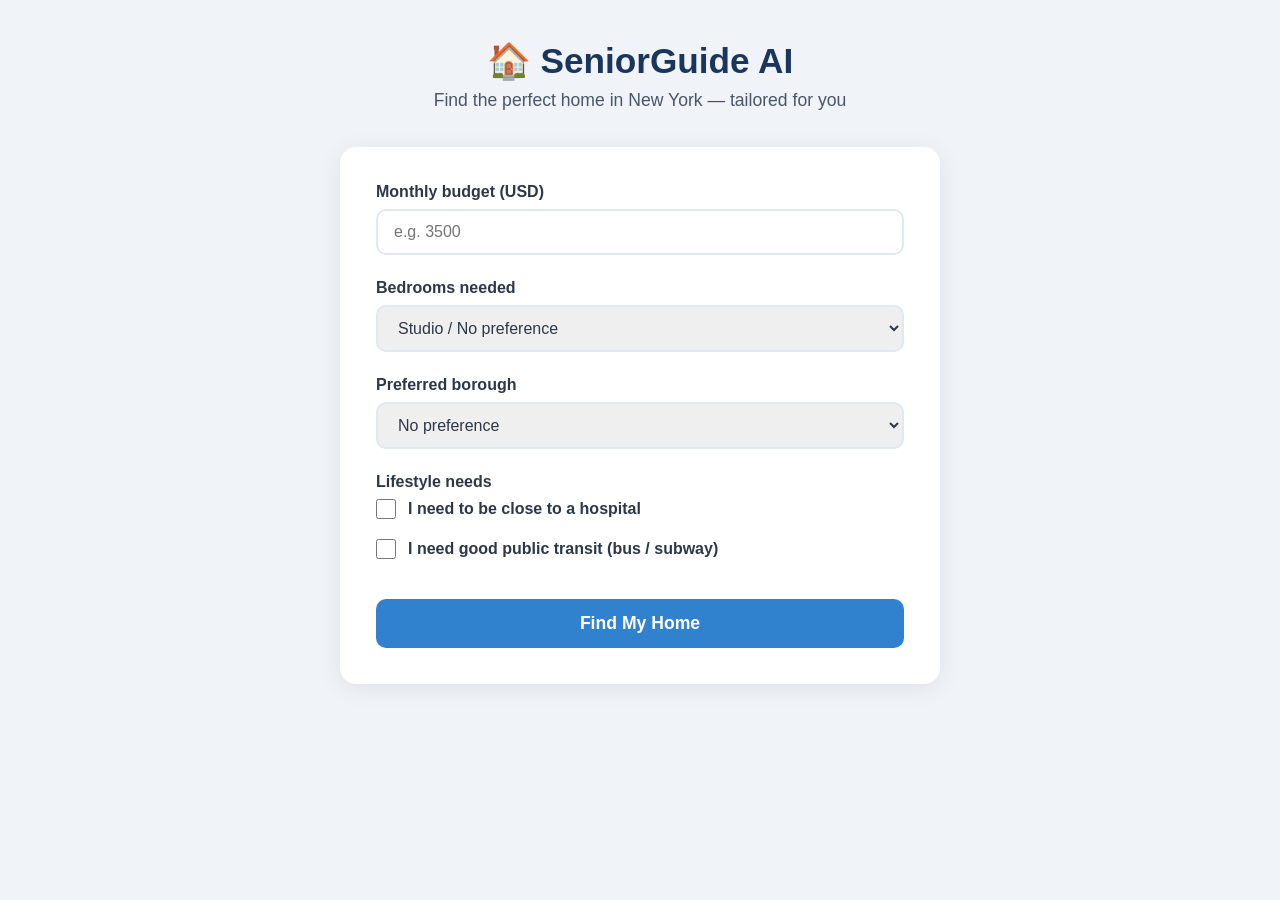
<file: index.html>
<!DOCTYPE html>
<html lang="en">
<head>
  <meta charset="UTF-8" />
  <meta name="viewport" content="width=device-width, initial-scale=1.0" />
  <title>SeniorGuide AI</title>
  <style>
    * { box-sizing: border-box; margin: 0; padding: 0; }

    body {
      font-family: 'Segoe UI', sans-serif;
      background: #f0f4f8;
      min-height: 100vh;
      display: flex;
      flex-direction: column;
      align-items: center;
      padding: 40px 20px;
    }

    header {
      text-align: center;
      margin-bottom: 36px;
    }

    header h1 {
      font-size: 2.2rem;
      color: #1a365d;
    }

    header p {
      color: #4a5568;
      font-size: 1.1rem;
      margin-top: 8px;
    }

    .card {
      background: white;
      border-radius: 16px;
      box-shadow: 0 4px 24px rgba(0,0,0,0.08);
      padding: 36px;
      width: 100%;
      max-width: 600px;
    }

    .form-group {
      margin-bottom: 24px;
    }

    label {
      display: block;
      font-weight: 600;
      color: #2d3748;
      margin-bottom: 8px;
      font-size: 1rem;
    }

    input[type="number"],
    select {
      width: 100%;
      padding: 12px 16px;
      border: 2px solid #e2e8f0;
      border-radius: 10px;
      font-size: 1rem;
      color: #2d3748;
      transition: border-color 0.2s;
      outline: none;
    }

    input[type="number"]:focus,
    select:focus {
      border-color: #3182ce;
    }

    .checkbox-group {
      display: flex;
      flex-direction: column;
      gap: 12px;
    }

    .checkbox-item {
      display: flex;
      align-items: center;
      gap: 12px;
      cursor: pointer;
    }

    .checkbox-item input[type="checkbox"] {
      width: 20px;
      height: 20px;
      accent-color: #3182ce;
      cursor: pointer;
    }

    .checkbox-item span {
      font-size: 1rem;
      color: #2d3748;
    }

    button[type="submit"] {
      width: 100%;
      padding: 14px;
      background: #3182ce;
      color: white;
      border: none;
      border-radius: 10px;
      font-size: 1.1rem;
      font-weight: 600;
      cursor: pointer;
      transition: background 0.2s;
      margin-top: 8px;
    }

    button[type="submit"]:hover { background: #2b6cb0; }
    button[type="submit"]:disabled { background: #a0aec0; cursor: not-allowed; }

    #result {
      margin-top: 32px;
      width: 100%;
      max-width: 600px;
    }

    .result-card {
      background: white;
      border-radius: 16px;
      box-shadow: 0 4px 24px rgba(0,0,0,0.08);
      padding: 32px;
      white-space: pre-wrap;
      line-height: 1.8;
      color: #2d3748;
      font-size: 1rem;
    }

    .loading {
      text-align: center;
      color: #3182ce;
      font-size: 1rem;
      padding: 20px;
      animation: pulse 1.5s infinite;
    }

    @keyframes pulse {
      0%, 100% { opacity: 1; }
      50% { opacity: 0.4; }
    }

    .error {
      color: #e53e3e;
      background: #fff5f5;
      border: 1px solid #fed7d7;
      border-radius: 10px;
      padding: 16px;
    }
  </style>
</head>
<body>

  <header>
    <h1>🏠 SeniorGuide AI</h1>
    <p>Find the perfect home in New York — tailored for you</p>
  </header>

  <div class="card">
    <form id="profileForm">

      <div class="form-group">
        <label for="budget">Monthly budget (USD)</label>
        <input type="number" id="budget" name="budget" min="500" max="20000"
               placeholder="e.g. 3500" required />
      </div>

      <div class="form-group">
        <label for="beds">Bedrooms needed</label>
        <select id="beds" name="beds">
          <option value="0">Studio / No preference</option>
          <option value="1">1 Bedroom</option>
          <option value="2">2 Bedrooms</option>
          <option value="3">3+ Bedrooms</option>
        </select>
      </div>

      <div class="form-group">
        <label for="borough">Preferred borough</label>
        <select id="borough" name="borough">
          <option value="">No preference</option>
          <option value="Manhattan">Manhattan</option>
          <option value="Brooklyn">Brooklyn</option>
          <option value="Queens">Queens</option>
          <option value="Bronx">Bronx</option>
          <option value="Staten Island">Staten Island</option>
        </select>
      </div>

      <div class="form-group">
        <label>Lifestyle needs</label>
        <div class="checkbox-group">
          <label class="checkbox-item">
            <input type="checkbox" id="hospital" name="hospital" />
            <span>I need to be close to a hospital</span>
          </label>
          <label class="checkbox-item">
            <input type="checkbox" id="transit" name="transit" />
            <span>I need good public transit (bus / subway)</span>
          </label>
        </div>
      </div>

      <button type="submit" id="submitBtn">Find My Home</button>
    </form>
  </div>

  <div id="result"></div>

  <script>
    const form = document.getElementById('profileForm');
    const resultDiv = document.getElementById('result');
    const submitBtn = document.getElementById('submitBtn');

    form.addEventListener('submit', async (e) => {
      e.preventDefault();

      submitBtn.disabled = true;
      submitBtn.textContent = 'Searching...';
      resultDiv.innerHTML = '<div class="loading">SeniorGuide AI is finding your best options...</div>';

      const payload = {
        max_budget: parseInt(document.getElementById('budget').value),
        min_beds: parseInt(document.getElementById('beds').value),
        borough: document.getElementById('borough').value,
        need_hospital: document.getElementById('hospital').checked,
        need_transit: document.getElementById('transit').checked,
      };

      try {
        const res = await fetch('/api/recommend', {
          method: 'POST',
          headers: { 'Content-Type': 'application/json' },
          body: JSON.stringify(payload),
        });

        const data = await res.json();

        resultDiv.innerHTML = `<div class="result-card">${data.recommendation}</div>`;
      } catch (err) {
        resultDiv.innerHTML = `<div class="error">Something went wrong. Please try again.</div>`;
      } finally {
        submitBtn.disabled = false;
        submitBtn.textContent = 'Find My Home';
      }
    });
  </script>

</body>
</html>
</file>
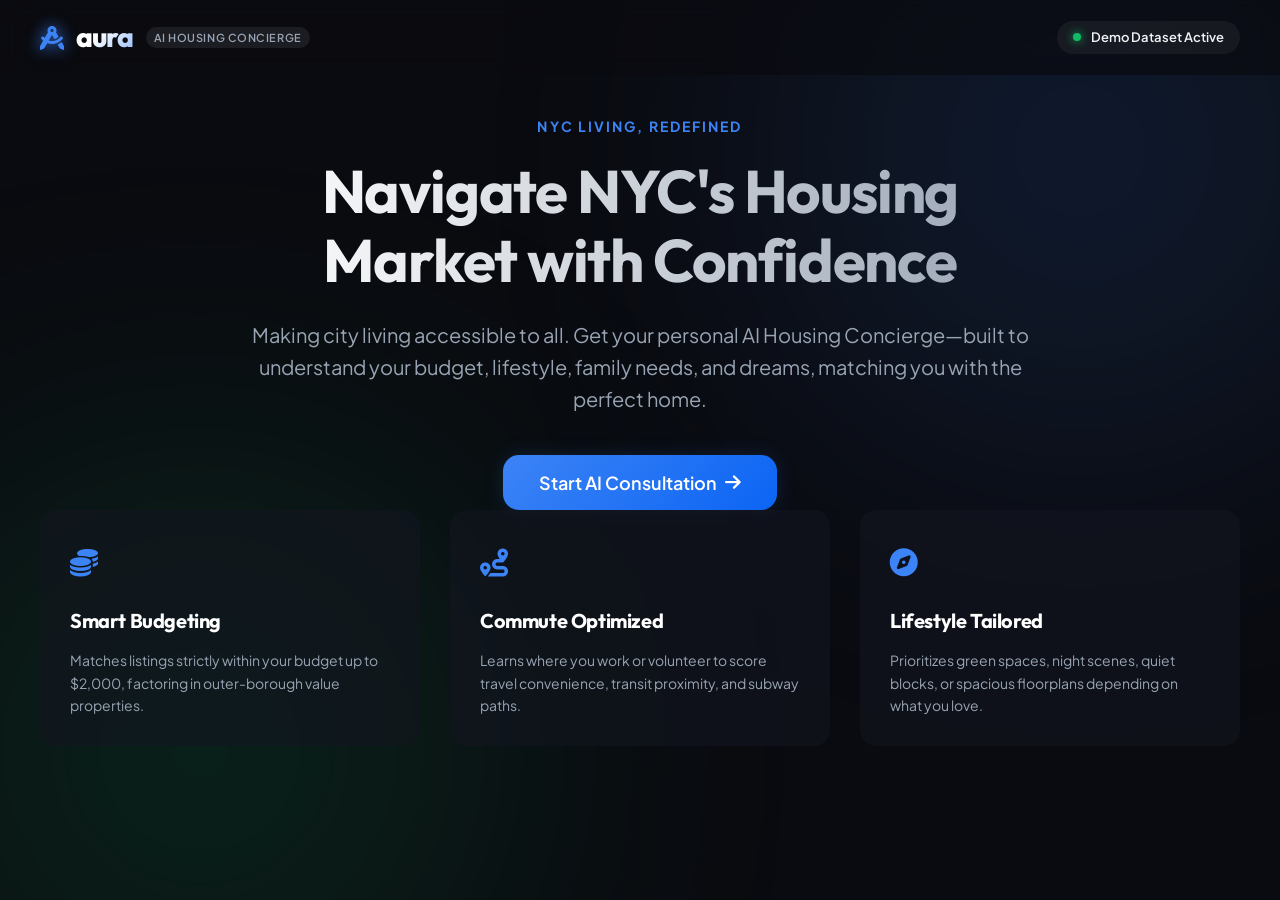
<file: frontend/static/index.html>
<!DOCTYPE html>
<html lang="en">
<head>
    <meta charset="UTF-8">
    <meta name="viewport" content="width=device-width, initial-scale=1.0">
    <title>Aura — Your AI NYC Housing Concierge</title>
    <!-- Google Fonts -->
    <link rel="preconnect" href="https://fonts.googleapis.com">
    <link rel="preconnect" href="https://fonts.gstatic.com" crossorigin>
    <link href="https://fonts.googleapis.com/css2?family=Outfit:wght@300;400;500;600;700;800&family=Plus+Jakarta+Sans:wght@300;400;500;600;700;800&display=swap" rel="stylesheet">
    <!-- FontAwesome for Premium Icons -->
    <link rel="stylesheet" href="https://cdnjs.cloudflare.com/ajax/libs/font-awesome/6.4.0/css/all.min.css">
    <!-- CSS Stylesheet -->
    <link rel="stylesheet" href="style.css">
</head>
<body>
    <!-- Background Accents for Modern Ambient Glow -->
    <div class="glow-bg-1"></div>
    <div class="glow-bg-2"></div>

    <!-- Header Navigation -->
    <header class="app-header">
        <div class="logo">
            <span class="logo-icon"><i class="fa-solid fa-compass-drafting"></i></span>
            <span class="logo-text">aura</span>
            <span class="logo-badge">AI Housing Concierge</span>
        </div>
        <div class="header-actions">
            <button id="reset-wizard-btn" class="btn btn-secondary btn-sm" style="display: none;">
                <i class="fa-solid fa-arrows-rotate"></i> New Consultation
            </button>
            <div class="mode-badge" id="app-mode-badge">
                <span class="dot pulse-emerald"></span> Demo Dataset Active
            </div>
        </div>
    </header>

    <!-- Main Container -->
    <main class="app-container">
        
        <!-- ================= LANDING SCREEN ================= -->
        <section id="landing-screen" class="active-screen">
            <div class="hero-content">
                <div class="hero-tag">NYC Living, Redefined</div>
                <h1 class="hero-title">Navigate NYC's Housing Market with Confidence</h1>
                <p class="hero-description">
                    Making city living accessible to all. Get your personal AI Housing Concierge—built to understand your budget, lifestyle, family needs, and dreams, matching you with the perfect home.
                </p>
                <div class="hero-buttons">
                    <button id="start-consultation-btn" class="btn btn-primary btn-lg">
                        Start AI Consultation <i class="fa-solid fa-arrow-right icon-right"></i>
                    </button>
                </div>
            </div>

            <!-- Visual Features Grid -->
            <div class="features-grid">
                <div class="feature-card">
                    <div class="feature-icon"><i class="fa-solid fa-coins"></i></div>
                    <h3>Smart Budgeting</h3>
                    <p>Matches listings strictly within your budget up to $2,000, factoring in outer-borough value properties.</p>
                </div>
                <div class="feature-card">
                    <div class="feature-icon"><i class="fa-solid fa-route"></i></div>
                    <h3>Commute Optimized</h3>
                    <p>Learns where you work or volunteer to score travel convenience, transit proximity, and subway paths.</p>
                </div>
                <div class="feature-card">
                    <div class="feature-icon"><i class="fa-solid fa-compass"></i></div>
                    <h3>Lifestyle Tailored</h3>
                    <p>Prioritizes green spaces, night scenes, quiet blocks, or spacious floorplans depending on what you love.</p>
                </div>
            </div>
        </section>

        <!-- ================= WIZARD ONBOARDING SCREEN ================= -->
        <section id="wizard-screen" class="hidden-screen">
            <div class="wizard-panel glass-panel">
                <!-- Wizard Header -->
                <div class="wizard-header">
                    <div class="progress-container">
                        <div class="progress-bar" id="wizard-progress"></div>
                    </div>
                    <div class="step-indicator">Question <span id="current-step-num">1</span> of 4</div>
                </div>

                <!-- Wizard Form Content -->
                <div class="wizard-body">
                    
                    <!-- Question 1: Budget -->
                    <div class="wizard-step active-step" data-step="1">
                        <h2>What's your monthly rental budget?</h2>
                        <p class="step-subtitle">Aura finds the best properties in NYC under your budget ceiling.</p>
                        
                        <div class="budget-slider-wrapper">
                            <div class="budget-display">$<span id="budget-val">1600</span>/month</div>
                            <input type="range" min="800" max="3000" value="1600" step="50" class="slider" id="budget-range">
                            <div class="slider-labels">
                                <span>$800</span>
                                <span class="highlight-label">NYC Limit: $2,000</span>
                                <span>$3,000</span>
                            </div>
                        </div>
                    </div>

                    <!-- Question 2: Public Transportation -->
                    <div class="wizard-step" data-step="2">
                        <h2>Do you need easy access to public transportation?</h2>
                        <p class="step-subtitle">Essential for quick subway and bus lines across the outer boroughs.</p>
                        
                        <div class="toggle-cards-container">
                            <label class="toggle-card">
                                <input type="radio" name="transit-pref" value="yes" checked>
                                <div class="card-content">
                                    <div class="card-icon"><i class="fa-solid fa-train-subway"></i></div>
                                    <h3>Yes, Transit is Critical</h3>
                                    <p>I rely on subways and buses. Keep me within short walking distance to major routes.</p>
                                </div>
                            </label>
                            
                            <label class="toggle-card">
                                <input type="radio" name="transit-pref" value="no">
                                <div class="card-content">
                                    <div class="card-icon"><i class="fa-solid fa-person-walking"></i></div>
                                    <h3>Not a Priority</h3>
                                    <p>I work remotely, bike, or drive. Proximity to transit stations isn't my primary concern.</p>
                                </div>
                            </label>
                        </div>
                    </div>

                    <!-- Question 3: Lifestyle Core Preference -->
                    <div class="wizard-step" data-step="3">
                        <h2>What do you care about most in a neighborhood?</h2>
                        <p class="step-subtitle">Choose the core theme that defines your ideal home environment.</p>
                        
                        <div class="selection-grid">
                            <label class="select-pill">
                                <input type="radio" name="lifestyle-pref" value="space" checked>
                                <span class="pill-btn"><i class="fa-solid fa-maximize"></i> More Space (Beds/Sqft)</span>
                            </label>
                            <label class="select-pill">
                                <input type="radio" name="lifestyle-pref" value="park">
                                <span class="pill-btn"><i class="fa-solid fa-tree"></i> Close to Parks / Water</span>
                            </label>
                            <label class="select-pill">
                                <input type="radio" name="lifestyle-pref" value="nightlife">
                                <span class="pill-btn"><i class="fa-solid fa-glass-martini-alt"></i> Vibrant Nightlife</span>
                            </label>
                            <label class="select-pill">
                                <input type="radio" name="lifestyle-pref" value="quiet">
                                <span class="pill-btn"><i class="fa-solid fa-volume-mute"></i> Peace & Quiet</span>
                            </label>
                        </div>
                    </div>

                    <!-- Question 4: Borough Preferences -->
                    <div class="wizard-step" data-step="4">
                        <h2>Which boroughs do you prefer?</h2>
                        <p class="step-subtitle">Choose one or keep it open to all boroughs to discover hidden values.</p>
                        
                        <div class="selection-grid text-center">
                            <label class="select-pill select-pill-lg">
                                <input type="radio" name="borough-pref" value="all" checked>
                                <span class="pill-btn"><i class="fa-solid fa-city"></i> Open to All Boroughs</span>
                            </label>
                            <label class="select-pill select-pill-lg">
                                <input type="radio" name="borough-pref" value="Manhattan">
                                <span class="pill-btn">Manhattan</span>
                            </label>
                            <label class="select-pill select-pill-lg">
                                <input type="radio" name="borough-pref" value="Brooklyn">
                                <span class="pill-btn">Brooklyn</span>
                            </label>
                            <label class="select-pill select-pill-lg">
                                <input type="radio" name="borough-pref" value="Queens">
                                <span class="pill-btn">Queens</span>
                            </label>
                            <label class="select-pill select-pill-lg">
                                <input type="radio" name="borough-pref" value="Bronx">
                                <span class="pill-btn">Bronx</span>
                            </label>
                        </div>
                    </div>

                </div>

                <!-- Wizard Footer Navigation Buttons -->
                <div class="wizard-footer">
                    <button id="prev-btn" class="btn btn-secondary disabled-btn" disabled>
                        <i class="fa-solid fa-arrow-left icon-left"></i> Back
                    </button>
                    <button id="next-btn" class="btn btn-primary">
                        Next <i class="fa-solid fa-arrow-right icon-right"></i>
                    </button>
                </div>
            </div>
        </section>

        <!-- ================= LOADING SCREEN ================= -->
        <section id="loading-screen" class="hidden-screen">
            <div class="loading-panel">
                <div class="concierge-avatar-loading">
                    <div class="avatar-glow"></div>
                    <i class="fa-solid fa-robot"></i>
                </div>
                <h2>Aura is processing your housing profile...</h2>
                <div class="loading-steps">
                    <div class="loading-step active-loading-step" id="loading-step-1">
                        <span class="loader-circle"></span> Customizing living filters...
                    </div>
                    <div class="loading-step" id="loading-step-2">
                        <span class="loader-circle"></span> Activating Zillow scraper engines...
                    </div>
                    <div class="loading-step" id="loading-step-3">
                        <span class="loader-circle"></span> Scoring transit and neighborhood options...
                    </div>
                    <div class="loading-step" id="loading-step-4">
                        <span class="loader-circle"></span> Generating final AI Housing Report...
                    </div>
                </div>
            </div>
        </section>

        <!-- ================= DASHBOARD SCREEN ================= -->
        <section id="dashboard-screen" class="hidden-screen">
            <div class="dashboard-grid">
                
                <!-- Left Sidebar: AI Concierge Report -->
                <div class="dashboard-sidebar glass-panel">
                    <div class="sidebar-header">
                        <div class="concierge-badge">
                            <div class="avatar-small"><i class="fa-solid fa-robot"></i></div>
                            <div>
                                <h4>Aura AI</h4>
                                <span class="status-online">Online Concierge</span>
                            </div>
                        </div>
                    </div>
                    
                    <!-- Concierge Report Content (renders Markdown from Backend) -->
                    <div class="sidebar-report-body scrollable-content" id="concierge-report-content">
                        <!-- Filled dynamically -->
                    </div>
                </div>

                <!-- Right Pane: Listings & Matches -->
                <div class="dashboard-listings-pane">
                    <div class="pane-header">
                        <div class="results-meta">
                            <h2>Perfect NYC Rental Matches</h2>
                            <p>We found <span id="results-count" class="badge-accent">0</span> listings matching your exact housing accessibility goals.</p>
                        </div>
                        
                        <!-- Toggle views or sorting (optional decoration) -->
                        <div class="listing-filters">
                            <span class="filter-pill active-pill"><i class="fa-solid fa-star"></i> Ranked by Match %</span>
                        </div>
                    </div>

                    <!-- Listings Cards Grid -->
                    <div class="listings-grid scrollable-content" id="listings-cards-container">
                        <!-- Filled dynamically -->
                    </div>
                </div>

            </div>
        </section>
        
    </main>

    <!-- ================= MATCH SCORES BREAKDOWN MODAL ================= -->
    <div id="score-breakdown-modal" class="modal">
        <div class="modal-content glass-panel">
            <div class="modal-header">
                <h2>Apartment Compatibility Index</h2>
                <button class="close-modal-btn" id="close-modal-btn">&times;</button>
            </div>
            <div class="modal-body">
                <div class="modal-apartment-summary">
                    <h3 id="modal-apt-address">Apartment Address</h3>
                    <div class="modal-overall-wrapper">
                        <div class="modal-overall-score" id="modal-apt-score">95%</div>
                        <div>Compatibility Index</div>
                    </div>
                </div>

                <div class="score-bars-container">
                    <!-- Dynamic score progress bars -->
                    <div class="score-bar-group">
                        <div class="bar-label">
                            <span><i class="fa-solid fa-coins"></i> Budget Comfort</span>
                            <span id="score-val-budget">95%</span>
                        </div>
                        <div class="bar-outer"><div class="bar-inner bg-emerald" id="score-bar-budget" style="width: 95%;"></div></div>
                    </div>

                    <div class="score-bar-group">
                        <div class="bar-label">
                            <span><i class="fa-solid fa-city"></i> Borough Priority</span>
                            <span id="score-val-borough">100%</span>
                        </div>
                        <div class="bar-outer"><div class="bar-inner bg-blue" id="score-bar-borough" style="width: 100%;"></div></div>
                    </div>

                    <div class="score-bar-group">
                        <div class="bar-label">
                            <span><i class="fa-solid fa-train-subway"></i> Transit Proximity</span>
                            <span id="score-val-transit">90%</span>
                        </div>
                        <div class="bar-outer"><div class="bar-inner bg-purple" id="score-bar-transit" style="width: 90%;"></div></div>
                    </div>

                    <div class="score-bar-group">
                        <div class="bar-label">
                            <span><i class="fa-solid fa-compass"></i> Lifestyle Alignment</span>
                            <span id="score-val-lifestyle">85%</span>
                        </div>
                        <div class="bar-outer"><div class="bar-inner bg-gold" id="score-bar-lifestyle" style="width: 85%;"></div></div>
                        <p class="score-bar-detail" id="score-detail-lifestyle">Lifestyle preference explanation goes here.</p>
                    </div>

                </div>
            </div>
        </div>
    </div>

    <!-- JS Scripts -->
    <script src="app.js"></script>
</body>
</html>
</file>
<file: frontend/static/style.css>
/* ==========================================================================
   AURA CONCIERGE DESIGN SYSTEM (VANILLA CSS)
   ========================================================================== */

:root {
    /* Color Palette - Premium HSL Curated Colors */
    --bg-dark: hsl(224, 25%, 5%);
    --bg-card: hsla(224, 25%, 10%, 0.6);
    --bg-card-hover: hsla(224, 25%, 15%, 0.8);
    
    --primary: hsl(217, 91%, 60%);
    --primary-glow: hsla(217, 91%, 60%, 0.15);
    --primary-text: hsl(217, 91%, 75%);
    
    --accent-emerald: hsl(150, 84%, 40%);
    --accent-emerald-glow: hsla(150, 84%, 40%, 0.15);
    
    --accent-blue: hsl(200, 95%, 50%);
    --accent-purple: hsl(265, 85%, 60%);
    --accent-gold: hsl(45, 90%, 50%);
    --accent-coral: hsl(15, 85%, 60%);
    --accent-teal: hsl(175, 80%, 45%);
    
    --text-main: hsl(210, 20%, 95%);
    --text-muted: hsl(215, 15%, 65%);
    --text-inverse: hsl(224, 25%, 5%);
    
    --border-light: hsla(255, 255, 255, 0.08);
    --border-hover: hsla(217, 91%, 60%, 0.3);
    
    --shadow-soft: 0 10px 30px -10px rgba(0, 0, 0, 0.5);
    --shadow-glow: 0 0 20px 0 hsla(217, 91%, 60%, 0.15);
    
    /* Typography & Sizing */
    --font-title: 'Outfit', -apple-system, BlinkMacSystemFont, "Segoe UI", Roboto, sans-serif;
    --font-body: 'Plus Jakarta Sans', -apple-system, BlinkMacSystemFont, "Segoe UI", Roboto, sans-serif;
    
    --radius-sm: 8px;
    --radius-md: 16px;
    --radius-lg: 24px;
    
    --transition-smooth: all 0.35s cubic-bezier(0.4, 0, 0.2, 1);
    --transition-bounce: all 0.5s cubic-bezier(0.175, 0.885, 0.32, 1.275);
}

/* ================= BASE STYLES & RESET ================= */
* {
    margin: 0;
    padding: 0;
    box-sizing: border-box;
}

body {
    background-color: var(--bg-dark);
    color: var(--text-main);
    font-family: var(--font-body);
    font-size: 16px;
    line-height: 1.6;
    overflow-x: hidden;
    min-height: 100vh;
    display: flex;
    flex-direction: column;
}

/* Scrollbars */
::-webkit-scrollbar {
    width: 8px;
    height: 8px;
}
::-webkit-scrollbar-track {
    background: transparent;
}
::-webkit-scrollbar-thumb {
    background: hsla(255, 255, 255, 0.15);
    border-radius: var(--radius-sm);
}
::-webkit-scrollbar-thumb:hover {
    background: hsla(217, 91%, 60%, 0.4);
}

/* Ambient Background Glow Particles */
.glow-bg-1, .glow-bg-2 {
    position: fixed;
    width: 600px;
    height: 600px;
    border-radius: 50%;
    filter: blur(160px);
    z-index: -1;
    pointer-events: none;
    opacity: 0.35;
}
.glow-bg-1 {
    top: -150px;
    right: -100px;
    background: radial-gradient(circle, var(--primary) 0%, transparent 80%);
}
.glow-bg-2 {
    bottom: -150px;
    left: -100px;
    background: radial-gradient(circle, var(--accent-emerald) 0%, transparent 80%);
}

/* ================= TYPOGRAPHY ================= */
h1, h2, h3, h4, h5, h6 {
    font-family: var(--font-title);
    font-weight: 700;
    color: #fff;
    letter-spacing: -0.02em;
}

/* ================= LAYOUT ================= */
.app-header {
    height: 75px;
    padding: 0 40px;
    border-b: 1px solid var(--border-light);
    display: flex;
    align-items: center;
    justify-content: space-between;
    background: hsla(224, 25%, 5%, 0.7);
    backdrop-filter: blur(10px);
    position: sticky;
    top: 0;
    z-index: 100;
}

.logo {
    display: flex;
    align-items: center;
    gap: 12px;
}
.logo-icon {
    font-size: 24px;
    color: var(--primary);
    filter: drop-shadow(0 0 8px var(--primary));
}
.logo-text {
    font-family: var(--font-title);
    font-size: 28px;
    font-weight: 800;
    letter-spacing: -0.03em;
    background: linear-gradient(135deg, #fff 40%, var(--primary-text) 100%);
    -webkit-background-clip: text;
    -webkit-text-fill-color: transparent;
}
.logo-badge {
    font-size: 11px;
    font-weight: 600;
    background: rgba(255, 255, 255, 0.08);
    padding: 2px 8px;
    border-radius: 12px;
    color: var(--text-muted);
    letter-spacing: 0.05em;
    text-transform: uppercase;
}

.header-actions {
    display: flex;
    align-items: center;
    gap: 20px;
}

.mode-badge {
    background: rgba(255, 255, 255, 0.05);
    border: 1px solid var(--border-light);
    padding: 6px 16px;
    border-radius: 30px;
    font-size: 13px;
    font-weight: 600;
    display: flex;
    align-items: center;
    gap: 10px;
}
.dot {
    width: 8px;
    height: 8px;
    border-radius: 50%;
}
.pulse-emerald {
    background-color: var(--accent-emerald);
    box-shadow: 0 0 10px var(--accent-emerald);
    animation: pulse 1.8s infinite;
}
.pulse-blue {
    background-color: var(--primary);
    box-shadow: 0 0 10px var(--primary);
    animation: pulse 1.8s infinite;
}

@keyframes pulse {
    0% { transform: scale(0.9); opacity: 0.6; }
    50% { transform: scale(1.15); opacity: 1; }
    100% { transform: scale(0.9); opacity: 0.6; }
}

.app-container {
    flex: 1;
    display: flex;
    flex-direction: column;
    padding: 40px;
    max-width: 1440px;
    margin: 0 auto;
    width: 100%;
}

/* Glass Panels */
.glass-panel {
    background: var(--bg-card);
    backdrop-filter: blur(16px);
    -webkit-backdrop-filter: blur(16px);
    border: 1px solid var(--border-light);
    border-radius: var(--radius-lg);
    box-shadow: var(--shadow-soft);
}

/* ================= COMPONENTS: BUTTONS ================= */
.btn {
    font-family: var(--font-body);
    font-weight: 600;
    display: inline-flex;
    align-items: center;
    justify-content: center;
    border: none;
    border-radius: var(--radius-md);
    cursor: pointer;
    transition: var(--transition-bounce);
    outline: none;
}

.btn-primary {
    background: linear-gradient(135deg, var(--primary) 0%, hsl(217, 91%, 50%) 100%);
    color: #fff;
    box-shadow: var(--shadow-glow);
}
.btn-primary:hover {
    transform: translateY(-2px);
    box-shadow: 0 8px 25px hsla(217, 91%, 60%, 0.4);
}
.btn-primary:active {
    transform: translateY(0);
}

.btn-secondary {
    background: rgba(255, 255, 255, 0.06);
    border: 1px solid var(--border-light);
    color: var(--text-main);
}
.btn-secondary:hover:not(.disabled-btn) {
    background: rgba(255, 255, 255, 0.12);
    border-color: rgba(255, 255, 255, 0.2);
    transform: translateY(-2px);
}

.disabled-btn {
    opacity: 0.35;
    cursor: not-allowed;
}

.btn-lg {
    padding: 16px 36px;
    font-size: 18px;
}
.btn-sm {
    padding: 8px 16px;
    font-size: 13px;
}
.icon-right {
    margin-left: 8px;
}
.icon-left {
    margin-right: 8px;
}

/* ================= SCREEN 1: LANDING SCREEN ================= */
#landing-screen {
    flex: 1;
    display: flex;
    flex-direction: column;
    justify-content: center;
    gap: 60px;
    animation: fadeIn 0.8s ease-out;
}

.hero-content {
    text-align: center;
    max-width: 800px;
    margin: 0 auto;
}
.hero-tag {
    font-size: 14px;
    font-weight: 700;
    text-transform: uppercase;
    letter-spacing: 0.15em;
    color: var(--primary);
    margin-bottom: 20px;
}
.hero-title {
    font-size: 60px;
    line-height: 1.15;
    margin-bottom: 24px;
    background: linear-gradient(to right, #fff, var(--text-muted));
    -webkit-background-clip: text;
    -webkit-text-fill-color: transparent;
}
.hero-description {
    font-size: 20px;
    color: var(--text-muted);
    margin-bottom: 40px;
}

.features-grid {
    display: grid;
    grid-template-columns: repeat(3, 1fr);
    gap: 30px;
}
.feature-card {
    background: var(--bg-card);
    border: 1px solid var(--border-light);
    padding: 30px;
    border-radius: var(--radius-md);
    transition: var(--transition-smooth);
}
.feature-card:hover {
    border-color: var(--border-hover);
    transform: translateY(-6px);
    box-shadow: var(--shadow-glow);
}
.feature-icon {
    font-size: 28px;
    color: var(--primary);
    margin-bottom: 20px;
}
.feature-card h3 {
    font-size: 20px;
    margin-bottom: 12px;
}
.feature-card p {
    font-size: 14px;
    color: var(--text-muted);
}

/* ================= SCREEN 2: WIZARD SCREEN ================= */
#wizard-screen {
    flex: 1;
    display: flex;
    align-items: center;
    justify-content: center;
    animation: slideUp 0.6s cubic-bezier(0.175, 0.885, 0.32, 1.1);
}

.wizard-panel {
    width: 100%;
    max-width: 750px;
    display: flex;
    flex-direction: column;
    min-height: 520px;
    overflow: hidden;
}

.wizard-header {
    padding: 30px 40px 10px;
}
.progress-container {
    width: 100%;
    height: 6px;
    background: rgba(255, 255, 255, 0.06);
    border-radius: 4px;
    overflow: hidden;
    margin-bottom: 16px;
}
.progress-bar {
    height: 100%;
    width: 12.5%; /* Changes based on step */
    background: linear-gradient(90deg, var(--primary) 0%, var(--primary-text) 100%);
    transition: width 0.4s ease;
}
.step-indicator {
    font-size: 13px;
    font-weight: 600;
    color: var(--primary-text);
    text-transform: uppercase;
    letter-spacing: 0.05em;
}

.wizard-body {
    flex: 1;
    padding: 20px 40px 30px;
    display: flex;
    flex-direction: column;
    justify-content: center;
}

.wizard-step {
    display: none;
    animation: fadeIn 0.4s ease-out;
}
.wizard-step.active-step {
    display: block;
}

.wizard-step h2 {
    font-size: 32px;
    margin-bottom: 10px;
    line-height: 1.25;
}
.step-subtitle {
    font-size: 15px;
    color: var(--text-muted);
    margin-bottom: 35px;
}

/* Step Specific Inputs: Budget Slider */
.budget-slider-wrapper {
    padding: 20px 0;
}
.budget-display {
    font-family: var(--font-title);
    font-size: 48px;
    font-weight: 800;
    color: #fff;
    text-align: center;
    margin-bottom: 25px;
    text-shadow: 0 0 15px var(--primary-glow);
}
.slider {
    -webkit-appearance: none;
    width: 100%;
    height: 8px;
    border-radius: 4px;
    background: rgba(255, 255, 255, 0.1);
    outline: none;
}
.slider::-webkit-slider-thumb {
    -webkit-appearance: none;
    appearance: none;
    width: 24px;
    height: 24px;
    border-radius: 50%;
    background: var(--primary);
    cursor: pointer;
    box-shadow: 0 0 10px var(--primary);
    transition: var(--transition-bounce);
}
.slider::-webkit-slider-thumb:hover {
    transform: scale(1.2);
}
.slider-labels {
    display: flex;
    justify-content: space-between;
    font-size: 12px;
    font-weight: 600;
    color: var(--text-muted);
    margin-top: 15px;
}
.highlight-label {
    color: var(--accent-emerald);
}

/* Step Specific Inputs: Toggles / Radio cards */
.toggle-cards-container {
    display: grid;
    grid-template-columns: repeat(2, 1fr);
    gap: 20px;
}
.toggle-card {
    cursor: pointer;
}
.toggle-card input[type="radio"] {
    display: none;
}
.toggle-card .card-content {
    background: rgba(255, 255, 255, 0.03);
    border: 1px solid var(--border-light);
    border-radius: var(--radius-md);
    padding: 25px;
    transition: var(--transition-smooth);
    height: 100%;
    display: flex;
    flex-direction: column;
    align-items: center;
    text-align: center;
}
.toggle-card .card-icon {
    font-size: 32px;
    color: var(--text-muted);
    margin-bottom: 20px;
    transition: var(--transition-smooth);
}
.toggle-card h3 {
    font-size: 18px;
    margin-bottom: 8px;
    transition: var(--transition-smooth);
}
.toggle-card p {
    font-size: 13px;
    color: var(--text-muted);
}
/* Selected state styling */
.toggle-card input[type="radio"]:checked + .card-content {
    background: hsla(217, 91%, 60%, 0.08);
    border-color: var(--primary);
    box-shadow: var(--shadow-glow);
}
.toggle-card input[type="radio"]:checked + .card-content .card-icon {
    color: var(--primary);
    transform: scale(1.1);
}
.toggle-card input[type="radio"]:checked + .card-content h3 {
    color: var(--primary-text);
}

/* Step Specific Inputs: Selection pills */
.selection-grid {
    display: flex;
    flex-wrap: wrap;
    gap: 15px;
    justify-content: center;
}
.select-pill {
    cursor: pointer;
}
.select-pill input[type="radio"] {
    display: none;
}
.select-pill .pill-btn {
    display: inline-flex;
    align-items: center;
    gap: 10px;
    padding: 14px 24px;
    background: rgba(255, 255, 255, 0.03);
    border: 1px solid var(--border-light);
    border-radius: 30px;
    font-size: 15px;
    font-weight: 600;
    transition: var(--transition-smooth);
}
.select-pill .pill-btn i {
    color: var(--text-muted);
    transition: var(--transition-smooth);
}
.select-pill input[type="radio"]:checked + .pill-btn {
    background: hsla(217, 91%, 60%, 0.08);
    border-color: var(--primary);
    color: #fff;
    box-shadow: var(--shadow-glow);
}
.select-pill input[type="radio"]:checked + .pill-btn i {
    color: var(--primary);
}
.select-pill-lg .pill-btn {
    padding: 16px 32px;
    font-size: 16px;
}

/* Input Fields */
.input-wrapper {
    position: relative;
    width: 100%;
}
.input-wrapper input {
    width: 100%;
    background: rgba(255, 255, 255, 0.03);
    border: 1px solid var(--border-light);
    border-radius: var(--radius-md);
    padding: 18px 24px 18px 60px;
    font-family: var(--font-body);
    font-size: 16px;
    color: #fff;
    outline: none;
    transition: var(--transition-smooth);
}
.input-wrapper input:focus {
    border-color: var(--primary);
    background: rgba(255, 255, 255, 0.06);
    box-shadow: var(--shadow-glow);
}
.input-icon {
    position: absolute;
    left: 24px;
    top: 50%;
    transform: translateY(-50%);
    font-size: 20px;
    color: var(--text-muted);
}
.suggestions-tags {
    display: flex;
    gap: 10px;
    margin-top: 15px;
    flex-wrap: wrap;
}
.suggestion-tag {
    background: rgba(255, 255, 255, 0.05);
    border: 1px solid var(--border-light);
    padding: 6px 12px;
    border-radius: 20px;
    font-size: 12px;
    font-weight: 600;
    cursor: pointer;
    color: var(--text-muted);
    transition: var(--transition-smooth);
}
.suggestion-tag:hover {
    background: rgba(255, 255, 255, 0.1);
    color: #fff;
}

.info-alert {
    display: flex;
    gap: 15px;
    padding: 16px;
    background: rgba(255, 255, 255, 0.02);
    border-left: 3px solid var(--primary);
    border-radius: 0 var(--radius-sm) var(--radius-sm) 0;
    font-size: 13px;
    color: var(--text-muted);
    margin-top: 25px;
}
.info-alert i {
    color: var(--primary);
    font-size: 16px;
    margin-top: 2px;
}

.wizard-footer {
    padding: 20px 40px 30px;
    border-top: 1px solid var(--border-light);
    display: flex;
    justify-content: space-between;
}

/* ================= SCREEN 3: LOADING SCREEN ================= */
#loading-screen {
    flex: 1;
    display: flex;
    align-items: center;
    justify-content: center;
    animation: fadeIn 0.5s ease-out;
}

.loading-panel {
    text-align: center;
    max-width: 500px;
}

.concierge-avatar-loading {
    position: relative;
    width: 100px;
    height: 100px;
    background: rgba(255, 255, 255, 0.05);
    border: 1px solid var(--border-light);
    border-radius: 50%;
    display: flex;
    align-items: center;
    justify-content: center;
    font-size: 40px;
    color: var(--primary);
    margin: 0 auto 30px;
}
.avatar-glow {
    position: absolute;
    width: 100%;
    height: 100%;
    border-radius: 50%;
    border: 2px solid var(--primary);
    animation: scaleGlow 2s infinite ease-out;
}

@keyframes scaleGlow {
    0% { transform: scale(1); opacity: 0.6; }
    100% { transform: scale(1.4); opacity: 0; }
}

.loading-panel h2 {
    font-size: 24px;
    margin-bottom: 25px;
}

.loading-steps {
    display: flex;
    flex-direction: column;
    gap: 15px;
    text-align: left;
    max-width: 320px;
    margin: 0 auto;
}
.loading-step {
    font-size: 14px;
    color: var(--text-muted);
    display: flex;
    align-items: center;
    gap: 12px;
    transition: var(--transition-smooth);
}
.loading-step.active-loading-step {
    color: #fff;
    font-weight: 600;
}
.loading-step.active-loading-step .loader-circle {
    border-color: var(--primary);
    border-top-color: transparent;
    animation: spin 0.8s linear infinite;
}
.loading-step.completed-loading-step {
    color: var(--accent-emerald);
}
.loading-step.completed-loading-step .loader-circle {
    border-color: var(--accent-emerald);
    background-color: var(--accent-emerald);
    position: relative;
}
.loading-step.completed-loading-step .loader-circle::after {
    content: '\f00c';
    font-family: 'Font Awesome 6 Free';
    font-weight: 900;
    font-size: 8px;
    color: var(--text-inverse);
    position: absolute;
    top: 50%;
    left: 50%;
    transform: translate(-50%, -50%);
}

.loader-circle {
    width: 16px;
    height: 16px;
    border-radius: 50%;
    border: 2px solid rgba(255, 255, 255, 0.15);
    display: inline-block;
    flex-shrink: 0;
}

@keyframes spin {
    to { transform: rotate(360deg); }
}

/* ================= SCREEN 4: DASHBOARD SCREEN ================= */
#dashboard-screen {
    flex: 1;
    display: flex;
    flex-direction: column;
    animation: fadeIn 0.8s ease-out;
}

.dashboard-grid {
    display: grid;
    grid-template-columns: 360px 1fr;
    gap: 30px;
    flex: 1;
    min-height: calc(100vh - 200px);
}

/* Dashboard Sidebar - Concierge Report */
.dashboard-sidebar {
    display: flex;
    flex-direction: column;
    height: 100%;
    max-height: 700px;
}
.sidebar-header {
    padding: 24px;
    border-bottom: 1px solid var(--border-light);
}
.concierge-badge {
    display: flex;
    align-items: center;
    gap: 15px;
}
.avatar-small {
    width: 44px;
    height: 44px;
    border-radius: 50%;
    background: rgba(255, 255, 255, 0.05);
    border: 1px solid var(--border-light);
    display: flex;
    align-items: center;
    justify-content: center;
    color: var(--primary);
    font-size: 18px;
}
.concierge-badge h4 {
    font-size: 16px;
}
.status-online {
    font-size: 11px;
    color: var(--accent-emerald);
    display: flex;
    align-items: center;
    gap: 6px;
}
.status-online::before {
    content: '';
    display: inline-block;
    width: 6px;
    height: 6px;
    border-radius: 50%;
    background-color: var(--accent-emerald);
}

.sidebar-report-body {
    flex: 1;
    padding: 24px;
}

/* Custom Markdown styling inside the Report Body */
#concierge-report-content h3 {
    font-size: 18px;
    margin-bottom: 15px;
    color: #fff;
}
#concierge-report-content h4 {
    font-size: 15px;
    margin: 20px 0 10px;
    color: var(--primary-text);
}
#concierge-report-content p {
    font-size: 14px;
    color: var(--text-muted);
    margin-bottom: 15px;
    line-height: 1.6;
}
#concierge-report-content hr {
    border: 0;
    height: 1px;
    background: var(--border-light);
    margin: 20px 0;
}
#concierge-report-content ul {
    list-style-type: none;
    margin-bottom: 15px;
}
#concierge-report-content li {
    font-size: 13.5px;
    color: var(--text-muted);
    margin-bottom: 10px;
    padding-left: 10px;
    border-left: 2px solid var(--primary);
}

/* Listings Panel */
.dashboard-listings-pane {
    display: flex;
    flex-direction: column;
    height: 100%;
}
.pane-header {
    display: flex;
    justify-content: space-between;
    align-items: flex-end;
    margin-bottom: 25px;
}
.results-meta h2 {
    font-size: 28px;
    margin-bottom: 4px;
}
.results-meta p {
    font-size: 14px;
    color: var(--text-muted);
}
.badge-accent {
    font-weight: 700;
    color: var(--primary-text);
}
.filter-pill {
    padding: 8px 16px;
    background: hsla(217, 91%, 60%, 0.1);
    border: 1px solid var(--primary);
    border-radius: 20px;
    font-size: 13px;
    font-weight: 600;
    color: var(--primary-text);
}

.listings-grid {
    display: grid;
    grid-template-columns: repeat(2, 1fr);
    gap: 20px;
    overflow-y: auto;
    max-height: 610px;
    padding-right: 10px;
}

/* Listing Card */
.listing-card {
    background: var(--bg-card);
    border: 1px solid var(--border-light);
    border-radius: var(--radius-md);
    padding: 24px;
    display: flex;
    flex-direction: column;
    gap: 15px;
    transition: var(--transition-bounce);
    position: relative;
    overflow: hidden;
}
.listing-card:hover {
    border-color: var(--border-hover);
    background: var(--bg-card-hover);
    transform: translateY(-4px);
    box-shadow: var(--shadow-glow);
}
.card-header-meta {
    display: flex;
    justify-content: space-between;
    align-items: flex-start;
}
.match-meter {
    background: linear-gradient(135deg, var(--accent-emerald) 0%, hsl(150, 84%, 30%) 100%);
    color: #fff;
    font-weight: 800;
    font-size: 13px;
    padding: 4px 10px;
    border-radius: 12px;
    box-shadow: 0 0 10px rgba(16, 185, 129, 0.2);
}
.match-meter.medium-match {
    background: linear-gradient(135deg, var(--primary) 0%, hsl(217, 91%, 40%) 100%);
}
.listing-price {
    font-family: var(--font-title);
    font-size: 32px;
    font-weight: 800;
    color: #fff;
}
.listing-beds {
    font-size: 13px;
    font-weight: 600;
    color: var(--primary-text);
    background: rgba(59, 130, 246, 0.1);
    padding: 2px 8px;
    border-radius: 6px;
}
.listing-address {
    font-size: 15px;
    font-weight: 600;
    color: #fff;
    line-height: 1.4;
}
.listing-borough-label {
    font-size: 11px;
    color: var(--text-muted);
    text-transform: uppercase;
    letter-spacing: 0.05em;
    display: flex;
    align-items: center;
    gap: 6px;
    margin-top: 4px;
}
.listing-borough-label i {
    color: var(--primary);
}

.listing-features-tags {
    display: flex;
    gap: 8px;
    flex-wrap: wrap;
}
.tag-sm {
    font-size: 11px;
    font-weight: 600;
    padding: 3px 8px;
    border-radius: 4px;
    background: rgba(255, 255, 255, 0.04);
    border: 1px solid var(--border-light);
    color: var(--text-muted);
    display: flex;
    align-items: center;
    gap: 5px;
}
.tag-sm.tag-success {
    border-color: rgba(16, 185, 129, 0.3);
    background: rgba(16, 185, 129, 0.06);
    color: var(--accent-emerald);
}

.listing-card-footer {
    border-top: 1px solid var(--border-light);
    padding-top: 15px;
    margin-top: auto;
    display: flex;
    justify-content: space-between;
    gap: 10px;
}

/* ================= COMPONENT: MODALS ================= */
.modal {
    display: none;
    position: fixed;
    z-index: 200;
    left: 0;
    top: 0;
    width: 100%;
    height: 100%;
    background-color: rgba(6, 8, 12, 0.85);
    backdrop-filter: blur(8px);
    align-items: center;
    justify-content: center;
}
.modal.active-modal {
    display: flex;
    animation: fadeIn 0.3s ease-out;
}
.modal-content {
    width: 90%;
    max-width: 500px;
    padding: 30px;
    position: relative;
    animation: slideUp 0.4s cubic-bezier(0.175, 0.885, 0.32, 1.15);
}
.modal-header {
    display: flex;
    justify-content: space-between;
    align-items: center;
    border-bottom: 1px solid var(--border-light);
    padding-bottom: 15px;
    margin-bottom: 20px;
}
.modal-header h2 {
    font-size: 20px;
}
.close-modal-btn {
    background: transparent;
    border: none;
    color: var(--text-muted);
    font-size: 28px;
    cursor: pointer;
    transition: var(--transition-smooth);
}
.close-modal-btn:hover {
    color: #fff;
}

.modal-apartment-summary {
    background: rgba(255, 255, 255, 0.02);
    padding: 20px;
    border-radius: var(--radius-md);
    margin-bottom: 25px;
    text-align: center;
    border: 1px solid var(--border-light);
}
.modal-apartment-summary h3 {
    font-size: 18px;
    margin-bottom: 10px;
}
.modal-overall-wrapper {
    display: flex;
    flex-direction: column;
    align-items: center;
    font-weight: 600;
    font-size: 13px;
    color: var(--text-muted);
}
.modal-overall-score {
    font-family: var(--font-title);
    font-size: 40px;
    font-weight: 800;
    color: var(--accent-emerald);
}

.score-bars-container {
    display: flex;
    flex-direction: column;
    gap: 16px;
}
.score-bar-group {
    display: flex;
    flex-direction: column;
    gap: 6px;
}
.bar-label {
    display: flex;
    justify-content: space-between;
    font-size: 13px;
    font-weight: 600;
}
.bar-label i {
    margin-right: 5px;
}
.bar-outer {
    height: 8px;
    background: rgba(255, 255, 255, 0.06);
    border-radius: 4px;
    overflow: hidden;
}
.bar-inner {
    height: 100%;
    border-radius: 4px;
}
/* Visual Category Colors */
.bg-emerald { background-color: var(--accent-emerald); }
.bg-blue { background-color: var(--primary); }
.bg-purple { background-color: var(--accent-purple); }
.bg-gold { background-color: var(--accent-gold); }
.bg-coral { background-color: var(--accent-coral); }
.bg-teal { background-color: var(--accent-teal); }

.score-bar-detail {
    font-size: 11px;
    color: var(--text-muted);
    padding-left: 20px;
    line-height: 1.4;
}

/* ================= UTILS / SCREEN SWITCHING ================= */
.hidden-screen {
    display: none !important;
}
.active-screen {
    display: block !important;
}
.scrollable-content {
    overflow-y: auto;
}

/* Animations */
@keyframes fadeIn {
    from { opacity: 0; }
    to { opacity: 1; }
}
@keyframes slideUp {
    from { opacity: 0; transform: translateY(30px); }
    to { opacity: 1; transform: translateY(0); }
}

/* Responsive adjustments */
@media (max-width: 1024px) {
    .dashboard-grid {
        grid-template-columns: 1fr;
    }
    .app-container {
        padding: 20px;
    }
    .features-grid {
        grid-template-columns: 1fr;
    }
}
@media (max-width: 768px) {
    .toggle-cards-container {
        grid-template-columns: 1fr;
    }
    .listings-grid {
        grid-template-columns: 1fr;
    }
}
</file>
